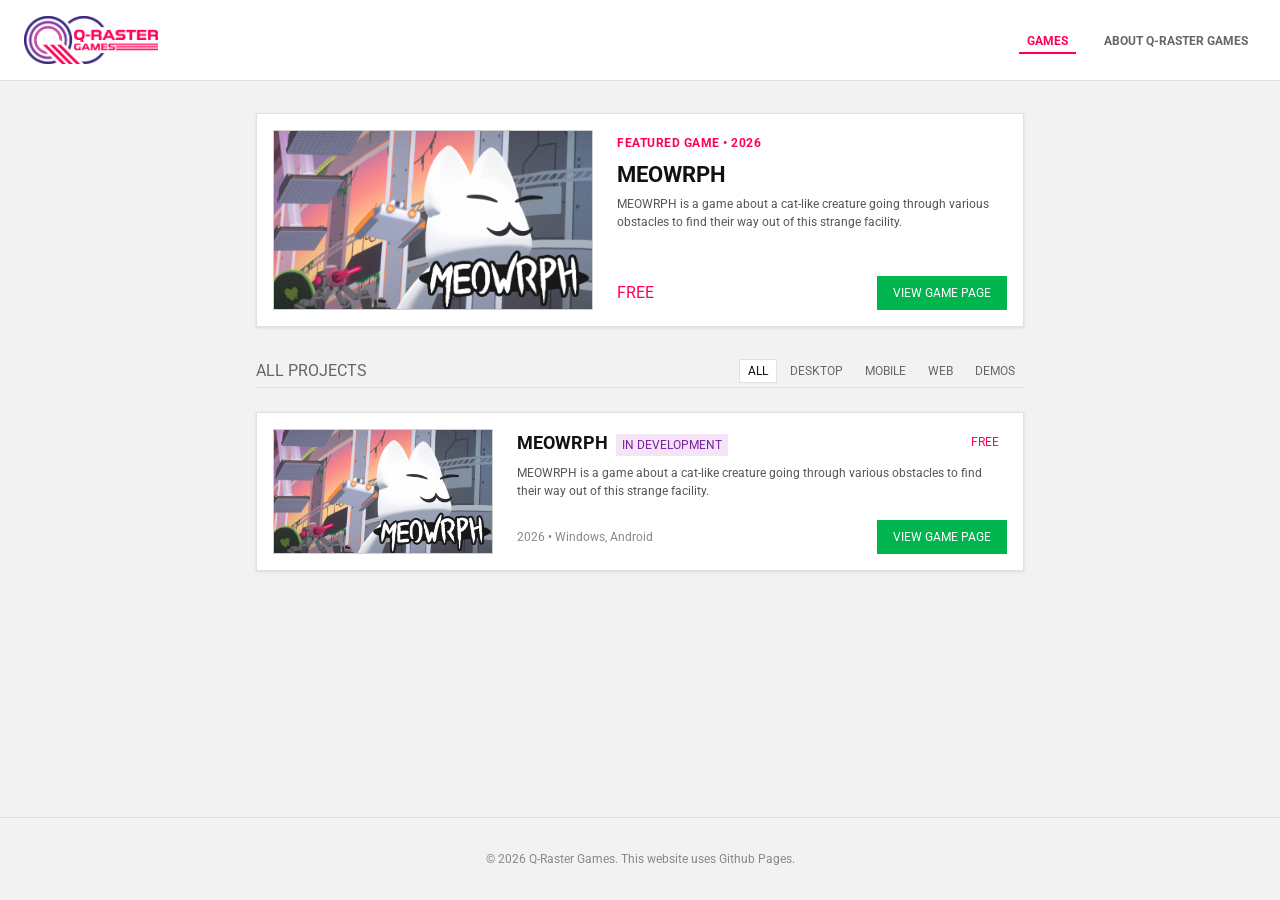
<file: index.html>
<!DOCTYPE html>
<html lang="en">
<head>
    <meta charset="UTF-8">
    <meta name="viewport" content="width=device-width, initial-scale=1.0">
    <link rel="icon" type="image/png" href="assets/icon.png">
    <title>Q-Raster Games | Games</title>
    <link rel="preconnect" href="https://fonts.googleapis.com">
    <link rel="preconnect" href="https://fonts.gstatic.com" crossorigin>
    <link href="https://fonts.googleapis.com/css2?family=Roboto:wght@400;700&display=swap" rel="stylesheet">
    <link rel="stylesheet" href="style.css">
</head>
<body>

    <header>
        <div class="brand">
            <a href="index.html">
                <img src="assets/logo.png" class="brand-logo" alt="Q-Raster Games">
            </a>
        </div>
        <nav>
            <a href="index.html" class="active">GAMES</a>
            <a href="about.html">ABOUT Q-RASTER GAMES</a>
        </nav>
    </header>

    <div class="container">
        <div id="featured-container"></div>

        <div class="filter-header">
            <div class="page-title-clean">All Projects</div>
            <div class="filter-tabs" id="filter-tabs">
                <a href="#" class="tab active" data-category="ALL">ALL</a>
                <a href="#" class="tab" data-category="DESKTOP">DESKTOP</a>
                <a href="#" class="tab" data-category="MOBILE">MOBILE</a>
                <a href="#" class="tab" data-category="WEB">WEB</a>
                <a href="#" class="tab" data-category="DEMOS">DEMOS</a>
            </div>
        </div>

        <div class="game-list" id="games-container"></div>
    </div>

    <footer>
        &copy; 2026 Q-Raster Games. This website uses Github Pages.
    </footer>

    <script src="games.js"></script>

    <script>
        const featuredContainer = document.getElementById('featured-container');
        const gamesContainer = document.getElementById('games-container');
        const filterTabs = document.getElementById('filter-tabs');

        const featuredGame = gameData.find(g => g.isFeatured) || gameData[0];
        
        function renderThumb(src, defaultText) {
            return src 
                ? `<img src="${src}" alt="Cover" style="width:100%; height:100%; object-fit:cover;">`
                : defaultText;
        }

        featuredContainer.innerHTML = `
            <div class="featured-hero">
                <div class="featured-thumb">
                    ${renderThumb(featuredGame.heroBanner || featuredGame.thumb, '[ FEATURED SHOWCASE COVER 400x220 ]')}
                </div>
                <div class="featured-details">
                    <div>
                        <span class="spotlight-label">FEATURED GAME &bull; ${featuredGame.year}</span>
                        <h2 class="featured-title">${featuredGame.title}</h2>
                        <p class="featured-desc">${featuredGame.descHero || featuredGame.descList}</p>
                    </div>
                    <div class="featured-action">
                        <span class="featured-price ${featuredGame.priceClass}">${featuredGame.price}</span>
                        <a href="gamepage.html?id=${featuredGame.id}" class="btn-play">${featuredGame.btnTextHero || featuredGame.btnTextList}</a>
                    </div>
                </div>
            </div>
        `;

        function renderGames(categoryFilter = 'ALL') {
            const filteredGames = categoryFilter === 'ALL' 
                ? gameData 
                : gameData.filter(game => game.categories && game.categories.includes(categoryFilter));

            if (filteredGames.length === 0) {
                gamesContainer.innerHTML = `
                    <div style="padding: 32px; text-align: center; color: var(--text-subtle); background-color: var(--bg-card); border: 1px solid var(--border-color);">
                        Nothing Found.
                    </div>
                `;
                return;
            }

            gamesContainer.innerHTML = filteredGames.map(game => `
                <div class="game-row">
                    <div class="game-thumb">
                        ${renderThumb(game.thumb, '[ 220 x 125 COVER ]')}
                    </div>
                    <div class="game-details">
                        <div>
                            <div class="game-header">
                                <div>
                                    <span class="game-title">${game.title}</span>
                                    <span class="status-tag ${game.tagClass}">${game.tagText}</span>
                                </div>
                                <span class="price-badge ${game.priceClass}">${game.price}</span>
                            </div>
                            <div class="game-description">${game.descList}</div>
                        </div>
                        <div class="game-footer">
                            <span class="platform-list">${game.year} &bull; ${game.platforms}</span>
                            <a href="gamepage.html?id=${game.id}" class="btn-play">${game.btnTextList}</a>
                        </div>
                    </div>
                </div>
            `).join('');
        }

        filterTabs.addEventListener('click', (e) => {
            if (e.target.classList.contains('tab')) {
                e.preventDefault();
                
                document.querySelectorAll('.filter-tabs .tab').forEach(tab => tab.classList.remove('active'));
                e.target.classList.add('active');

                const category = e.target.getAttribute('data-category');
                renderGames(category);
            }
        });

        renderGames('ALL');
    </script>
</body>
</html>
</file>
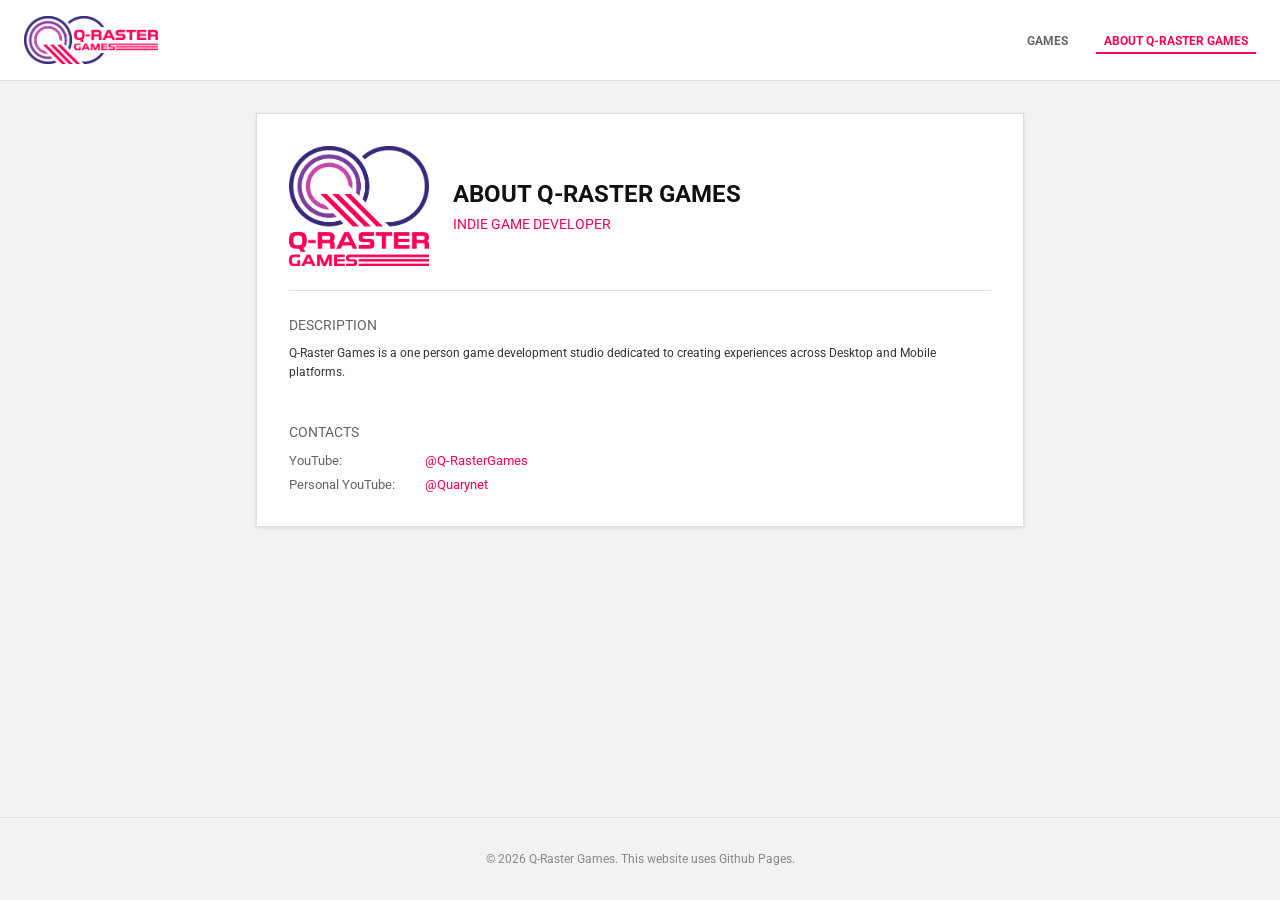
<file: about.html>
<!DOCTYPE html>
<html lang="en">
<head>
    <meta charset="UTF-8">
    <meta name="viewport" content="width=device-width, initial-scale=1.0">
    <link rel="icon" type="image/png" href="assets/icon.png">
    <title>Q-Raster Games | About</title>
    <link rel="preconnect" href="https://fonts.googleapis.com">
    <link rel="preconnect" href="https://fonts.gstatic.com" crossorigin>
    <link href="https://fonts.googleapis.com/css2?family=Roboto:wght@400;700&display=swap" rel="stylesheet">
    <link rel="stylesheet" href="style.css">
    <style>
        .about-card {
            background-color: var(--bg-card);
            border: 1px solid var(--border-color);
            padding: var(--offset-xl);
            box-shadow: 0 1px 3px rgba(0, 0, 0, 0.1);
            display: flex;
            flex-direction: column;
            gap: var(--offset-lg);
        }

        .about-header {
            display: flex;
            align-items: center;
            gap: var(--offset-lg);
            border-bottom: 1px solid var(--border-color);
            padding-bottom: var(--offset-lg);
        }

        .about-logo {
            width: 140px;
            height: auto;
            flex-shrink: 0;
        }

        .about-title {
            font-size: 24px;
            color: var(--text-primary);
        }

        .about-subtitle {
            font-size: 14px;
            color: var(--accent-pink);
            text-transform: uppercase;
        }

        .about-section-title {
            font-size: 14px;
            color: var(--text-muted);
            text-transform: uppercase;
            margin-bottom: var(--offset-sm);
        }

        .about-body p {
            font-size: 12px;
            color: var(--text-body);
            line-height: 1.6;
            margin-bottom: var(--offset-md);
        }

        .contact-list {
            display: flex;
            flex-direction: column;
            gap: var(--offset-xs);
            font-size: 13px;
        }

        .contact-item {
            display: flex;
            gap: var(--offset-sm);
        }

        .contact-label {
            color: var(--text-muted);
            width: 128px;
        }

        .contact-value a {
            color: var(--accent-pink);
        }

        .contact-value a:hover {
            text-decoration: underline;
        }

        @media (max-width: 600px) {
            .about-header {
                flex-direction: column;
                text-align: center;
            }
        }
    </style>
</head>
<body>

    <header>
        <div class="brand">
            <a href="index.html">
                <img src="assets/logo.png" class="brand-logo" alt="Q-Raster Games">
            </a>
        </div>
        <nav>
            <a href="index.html">GAMES</a>
            <a href="about.html" class="active">ABOUT Q-RASTER GAMES</a>
        </nav>
    </header>

    <div class="container">
        <div class="about-card">
            <div class="about-header">
                <img src="assets/logo_alt.png" alt="Q-Raster Games Alt Logo" class="about-logo" onerror="this.onerror=null; this.src='assets/logo.png';">
                <div>
                    <h1 class="about-title">ABOUT Q-RASTER GAMES</h1>
                    <span class="about-subtitle">Indie Game Developer</span>
                </div>
            </div>

            <div class="about-body">
                <div class="about-section-title">Description</div>
                <p>
                    Q-Raster Games is a one person game development studio dedicated to creating experiences across Desktop and Mobile platforms.
                </p>
            </div>

            <div class="about-contact">
                <div class="about-section-title">Contacts</div>
                <div class="contact-list">
                    <div class="contact-item">
                        <span class="contact-label">YouTube:</span>
                        <span class="contact-value"><a href="https://www.youtube.com/channel/UCWLQ-W850TKo_BsdBlCBLwQ">@Q-RasterGames</a></span>
                    </div>
                    <div class="contact-item">
                        <span class="contact-label">Personal YouTube:</span>
                        <span class="contact-value"><a href="https://www.youtube.com/@Quarynet">@Quarynet</a></span>
                    </div>
                </div>
            </div>
        </div>
    </div>

    <footer>
        &copy; 2026 Q-Raster Games. This website uses Github Pages.
    </footer>

</body>
</html>
</file>
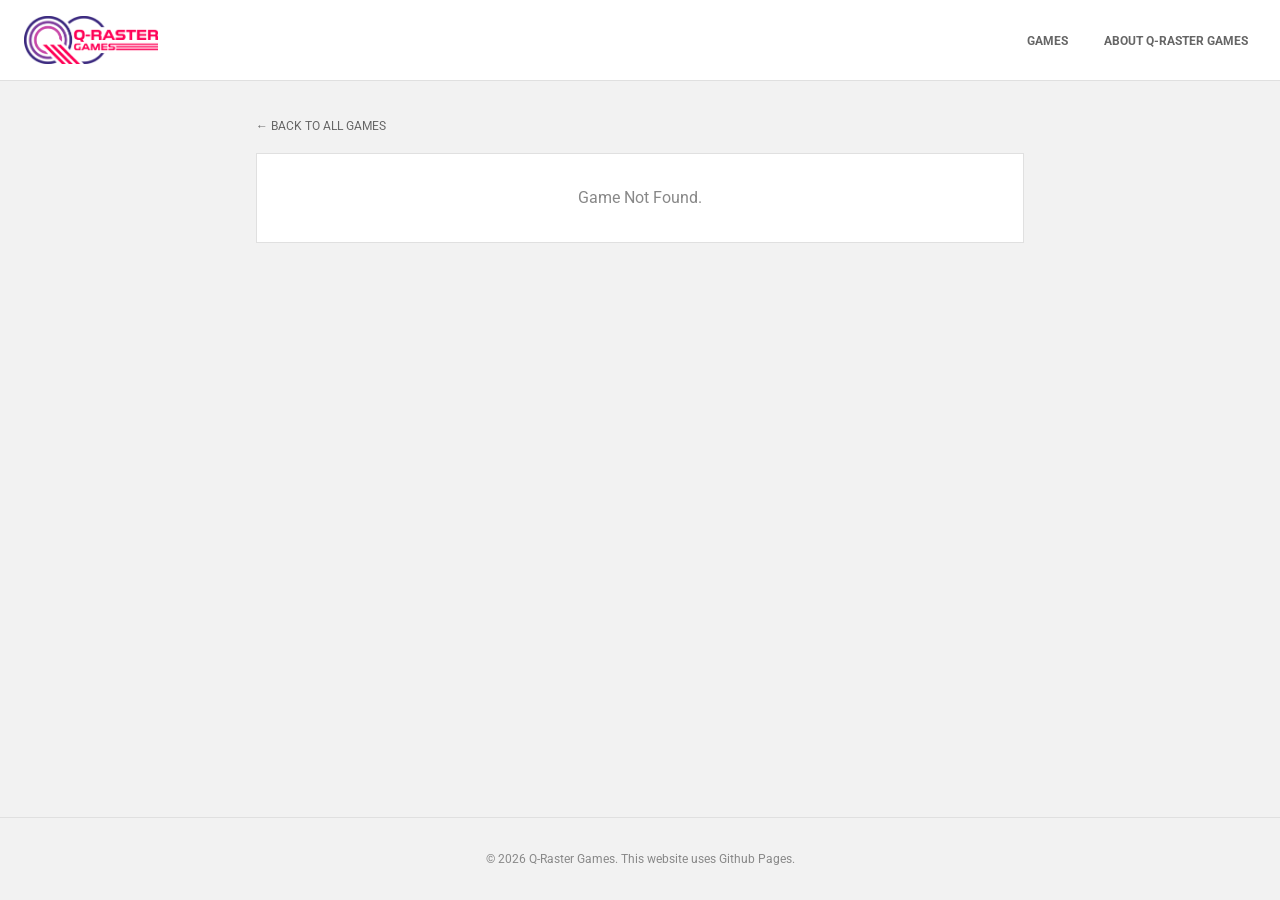
<file: gamepage.html>
<!DOCTYPE html>
<html lang="en">
<head>
    <meta charset="UTF-8">
    <meta name="viewport" content="width=device-width, initial-scale=1.0">
    <link rel="icon" type="image/png" href="assets/icon.png">
    <title>Q-Raster Games | Loading...</title>
    <link rel="preconnect" href="https://fonts.googleapis.com">
    <link rel="preconnect" href="https://fonts.gstatic.com" crossorigin>
    <link href="https://fonts.googleapis.com/css2?family=Roboto:wght@400;700&display=swap" rel="stylesheet">
    <link rel="stylesheet" href="style.css">
    <style>
        .download-panel {
            display: none;
            margin-top: var(--offset-md);
            padding: var(--offset-md);
            background-color: var(--bg-body);
            border: 1px solid var(--border-color);
        }

        .download-panel.active {
            display: block;
        }

        .download-panel-title {
            font-size: 12px;
            color: var(--text-muted);
            text-transform: uppercase;
            margin-bottom: var(--offset-sm);
        }

        .download-buttons {
            display: flex;
            flex-wrap: wrap;
            gap: var(--offset-sm);
        }
    </style>
</head>
<body>

    <header>
        <div class="brand">
            <a href="index.html">
                <img src="assets/logo.png" class="brand-logo" alt="Q-Raster Games">
            </a>
        </div>
        <nav>
            <a href="index.html">GAMES</a>
            <a href="about.html">ABOUT Q-RASTER GAMES</a>
        </nav>
    </header>

    <div class="container">
        <div style="margin-bottom: var(--offset-md);">
            <a href="index.html" style="font-size: 12px; color: var(--text-muted);">&larr; BACK TO ALL GAMES</a>
        </div>

        <div id="game-page-content"></div>
    </div>

    <footer>
        &copy; 2026 Q-Raster Games. This website uses Github Pages.
    </footer>

    <script src="games.js"></script>

    <script>
        const urlParams = new URLSearchParams(window.location.search);
        const gameId = urlParams.get('id');

        const selectedGame = gameData.find(game => game.id === gameId);
        const container = document.getElementById('game-page-content');

        if (selectedGame) {
            document.title = `${selectedGame.title} | Q-Raster Games`;

            const downloadButtonsHtml = selectedGame.downloads ? selectedGame.downloads.map(dl => `
                <a href="${dl.url}" class="btn-play">Download for ${dl.name}</a>
            `).join('') : '';

            const heroImageSrc = selectedGame.heroBanner || selectedGame.thumb;
            const heroContent = heroImageSrc 
                ? `<img src="${heroImageSrc}" alt="${selectedGame.title}" style="width:100%; height:100%; object-fit:cover;">`
                : `[ ${selectedGame.title} HERO BANNER 800x320 ]`;

            const actionButtonHtml = selectedGame.isAvailable 
                ? `<a href="#" id="toggle-downloads-btn" class="btn-play">GET GAME NOW</a>`
                : `<a href="#" class="btn-play disabled">UNAVAILABLE</a>`;

            const dateLabel = selectedGame.tagClass === 'in-development' ? 'Planned' : 'Released';

            container.innerHTML = `
                <div class="featured-hero" style="flex-direction: column; gap: var(--offset-md);">
                    <div class="featured-thumb" style="width: 100%; height: 320px; font-size: 16px;">
                        ${heroContent}
                    </div>
                    <div class="game-details">
                        <div class="game-header" style="margin-bottom: var(--offset-md);">
                            <div>
                                <h1 class="featured-title">${selectedGame.title}</h1>
                                <span class="status-tag ${selectedGame.tagClass}">${selectedGame.tagText}</span>
                            </div>
                            <span class="featured-price ${selectedGame.priceClass}">${selectedGame.price}</span>
                        </div>

                        <p class="featured-desc" style="font-size: 14px; margin-bottom: var(--offset-lg);">
                            ${selectedGame.descList}
                        </p>

                        <div class="game-footer" style="border-top: 1px solid var(--border-color); padding-top: var(--offset-md);">
                            <span class="platform-list">${dateLabel}: ${selectedGame.year} | Platforms: ${selectedGame.platforms}</span>
                            ${actionButtonHtml}
                        </div>

                        ${selectedGame.isAvailable ? `
                            <div id="download-panel" class="download-panel">
                                <div class="download-panel-title">Select Platform</div>
                                <div class="download-buttons">
                                    ${downloadButtonsHtml}
                                </div>
                            </div>
                        ` : ''}
                    </div>
                </div>
            `;

            if (selectedGame.isAvailable) {
                const toggleBtn = document.getElementById('toggle-downloads-btn');
                const panel = document.getElementById('download-panel');

                toggleBtn.addEventListener('click', (e) => {
                    e.preventDefault();
                    panel.classList.toggle('active');
                });
            }
        } else {
            document.title = "Game Not Found | Q-Raster Games";
            container.innerHTML = `
                <div style="padding: 32px; text-align: center; color: var(--text-subtle); background-color: var(--bg-card); border: 1px solid var(--border-color);">
                    Game Not Found.
                </div>
            `;
        }
    </script>
</body>
</html>
</file>
<file: style.css>
:root {
    /* Global Font Family */
    --font-primary: 'Roboto', Arial, sans-serif;

    /* Global Offsets */
    --offset-xs: 4px;
    --offset-sm: 8px;
    --offset-md: 16px;
    --offset-lg: 24px;
    --offset-xl: 32px;

    /* Light Palette */
    --bg-body: #f2f2f2;
    --bg-card: #ffffff;
    --bg-thumb: #eaeaea;
    --border-color: #e0e0e0;
    --border-thumb: #d0d0d0;
    --text-primary: #111111;
    --text-body: #333333;
    --text-muted: #666666;
    --text-subtle: #888888;
    --accent-pink: #ff0056;
    --btn-green: #00B54E;
    --btn-green-hover: #009040;
}

/* Light Theme */
* {
    box-sizing: border-box;
    margin: 0;
    padding: 0;
    font-family: var(--font-primary);
    border-radius: 0 !important;
}

/* Sticky Footer */
html {
    height: 100%;
}

body {
    background-color: var(--bg-body);
    color: var(--text-body);
    line-height: 1.5;
    min-height: 100%;
    display: flex;
    flex-direction: column;
}

a {
    color: var(--text-primary);
    text-decoration: none;
}

/* Header */
header {
    background-color: var(--bg-card);
    border-bottom: 1px solid var(--border-color);
    padding: var(--offset-md) var(--offset-lg);
    display: flex;
    justify-content: space-between;
    align-items: center;
}

.brand {
    display: flex;
    align-items: center;
}

.brand-logo {
    height: 48px;
    width: auto;
    display: block;
}

nav a {
    margin-left: var(--offset-md);
    color: var(--text-muted);
    font-size: 12px;
    font-weight: 700;
    padding: var(--offset-xs) var(--offset-sm);
    border-bottom: 2px solid transparent;
}

nav a:hover, nav a.active {
    color: var(--accent-pink);
    border-bottom: 2px solid var(--accent-pink);
}

/* Container */
.container {
    max-width: 800px;
    margin: var(--offset-xl) auto;
    padding: 0 var(--offset-md);
    width: 100%;
    flex: 1;
}

/* Featured Showcase */
.featured-hero {
    background-color: var(--bg-card);
    border: 1px solid var(--border-color);
    padding: var(--offset-md);
    display: flex;
    gap: var(--offset-lg);
    margin-bottom: var(--offset-xl);
    box-shadow: 0 1px 3px rgba(0, 0, 0, 0.1);
}

.featured-thumb {
    width: 320px;
    height: 180px;
    background-color: var(--bg-thumb);
    border: 1px solid var(--border-thumb);
    flex-shrink: 0;
    display: flex;
    align-items: center;
    justify-content: center;
    color: var(--text-subtle);
    font-size: 12px;
    text-align: center;
}

.featured-details {
    display: flex;
    flex-direction: column;
    justify-content: space-between;
    flex-grow: 1;
}

.spotlight-label {
    font-size: 12px;
    font-weight: 700;
    color: var(--accent-pink);
    letter-spacing: 0.5px;
}

.featured-title {
    font-size: 22px;
    font-weight: 700;
    color: var(--text-primary);
    margin: var(--offset-xs) 0;
}

.featured-desc {
    font-size: 12px;
    color: #555555;
}

.featured-action {
    display: flex;
    align-items: center;
    justify-content: space-between;
    margin-top: var(--offset-md);
}

.featured-price {
    font-size: 16px;
    color: var(--accent-pink);
}

/* Filter Header Section */
.filter-header {
    display: flex;
    justify-content: space-between;
    align-items: center;
    border-bottom: 1px solid var(--border-color);
    padding-bottom: var(--offset-xs);
    margin-bottom: var(--offset-lg);
}

.page-title-clean {
    font-size: 16px;
    color: var(--text-muted);
    text-transform: uppercase;
}

.filter-tabs {
    display: flex;
    gap: var(--offset-xs);
}

.filter-tabs .tab {
    font-size: 12px;
    color: var(--text-muted);
    padding: 2px 8px;
    border: 1px solid transparent;
}

.filter-tabs .tab:hover, .filter-tabs .tab.active {
    color: var(--text-primary);
    border-color: var(--border-color);
    background-color: var(--bg-card);
}

/* Vertical Game List */
.game-list {
    display: flex;
    flex-direction: column;
    gap: var(--offset-md);
}

.game-row {
    background-color: var(--bg-card);
    border: 1px solid var(--border-color);
    padding: var(--offset-md);
    display: flex;
    gap: var(--offset-lg);
    box-shadow: 0 1px 3px rgba(0, 0, 0, 0.1);
}

/* Thumbnail */
.game-thumb {
    width: 220px;
    height: 125px;
    background-color: var(--bg-thumb);
    border: 1px solid var(--border-thumb);
    flex-shrink: 0;
    display: flex;
    align-items: center;
    justify-content: center;
    color: var(--text-subtle);
    font-size: 12px;
}

.game-details {
    display: flex;
    flex-direction: column;
    justify-content: space-between;
    flex-grow: 1;
}

.game-header {
    display: flex;
    justify-content: space-between;
    align-items: flex-start;
    gap: var(--offset-sm);
}

.game-title {
    font-size: 18px;
    font-weight: 700;
    color: var(--text-primary);
}

/* Status Tags */
.status-tag {
    font-size: 12px;
    padding: 2px 6px;
    margin-left: var(--offset-xs);
    display: inline-block;
    vertical-align: middle;
    background-color: #eee;
    color: var(--text-muted);
}

.status-tag.released {
    background-color: #e8f5e9;
    color: #2e7d32;
}

.status-tag.web {
    background-color: #e3f2fd;
    color: #1565c0;
}

.status-tag.demo {
    background-color: #fff3e0;
    color: #ef6c00;
}

.status-tag.in-development {
    background-color: #f3e5f5;
    color: #7b1fa2;
}

.price-badge {
    color: var(--accent-pink);
    font-size: 12px;
    padding: var(--offset-xs) var(--offset-sm);
}

.game-description {
    font-size: 12px;
    color: #555555;
    margin-top: var(--offset-sm);
}

.game-footer {
    display: flex;
    justify-content: space-between;
    align-items: center;
    margin-top: var(--offset-md);
}

/* Platform Metadata */
.platform-list {
    font-size: 12px;
    color: var(--text-subtle);
}

.btn-play {
    background-color: var(--btn-green);
    color: #ffffff;
    padding: var(--offset-sm) var(--offset-md);
    font-size: 12px;
    text-transform: uppercase;
    display: inline-block;
}

.btn-play:hover {
    background-color: var(--btn-green-hover);
}

.btn-play.disabled {
    background-color: #cccccc;
    color: #666666;
    cursor: not-allowed;
    pointer-events: none;
}

/* Responsive Scaling */
@media (max-width: 600px) {
    .featured-hero {
        flex-direction: column;
    }
    .featured-thumb {
        width: 100%;
        height: 160px;
    }
    .game-row {
        flex-direction: column;
        gap: var(--offset-md);
    }
    .game-thumb {
        width: 100%;
        height: 160px;
    }
    .submit-callout {
        flex-direction: column;
        gap: var(--offset-md);
        text-align: center;
    }
}

footer {
    text-align: center;
    padding: var(--offset-xl) 0;
    color: var(--text-subtle);
    font-size: 12px;
    border-top: 1px solid var(--border-color);
    margin-top: var(--offset-xl);
}
</file>
